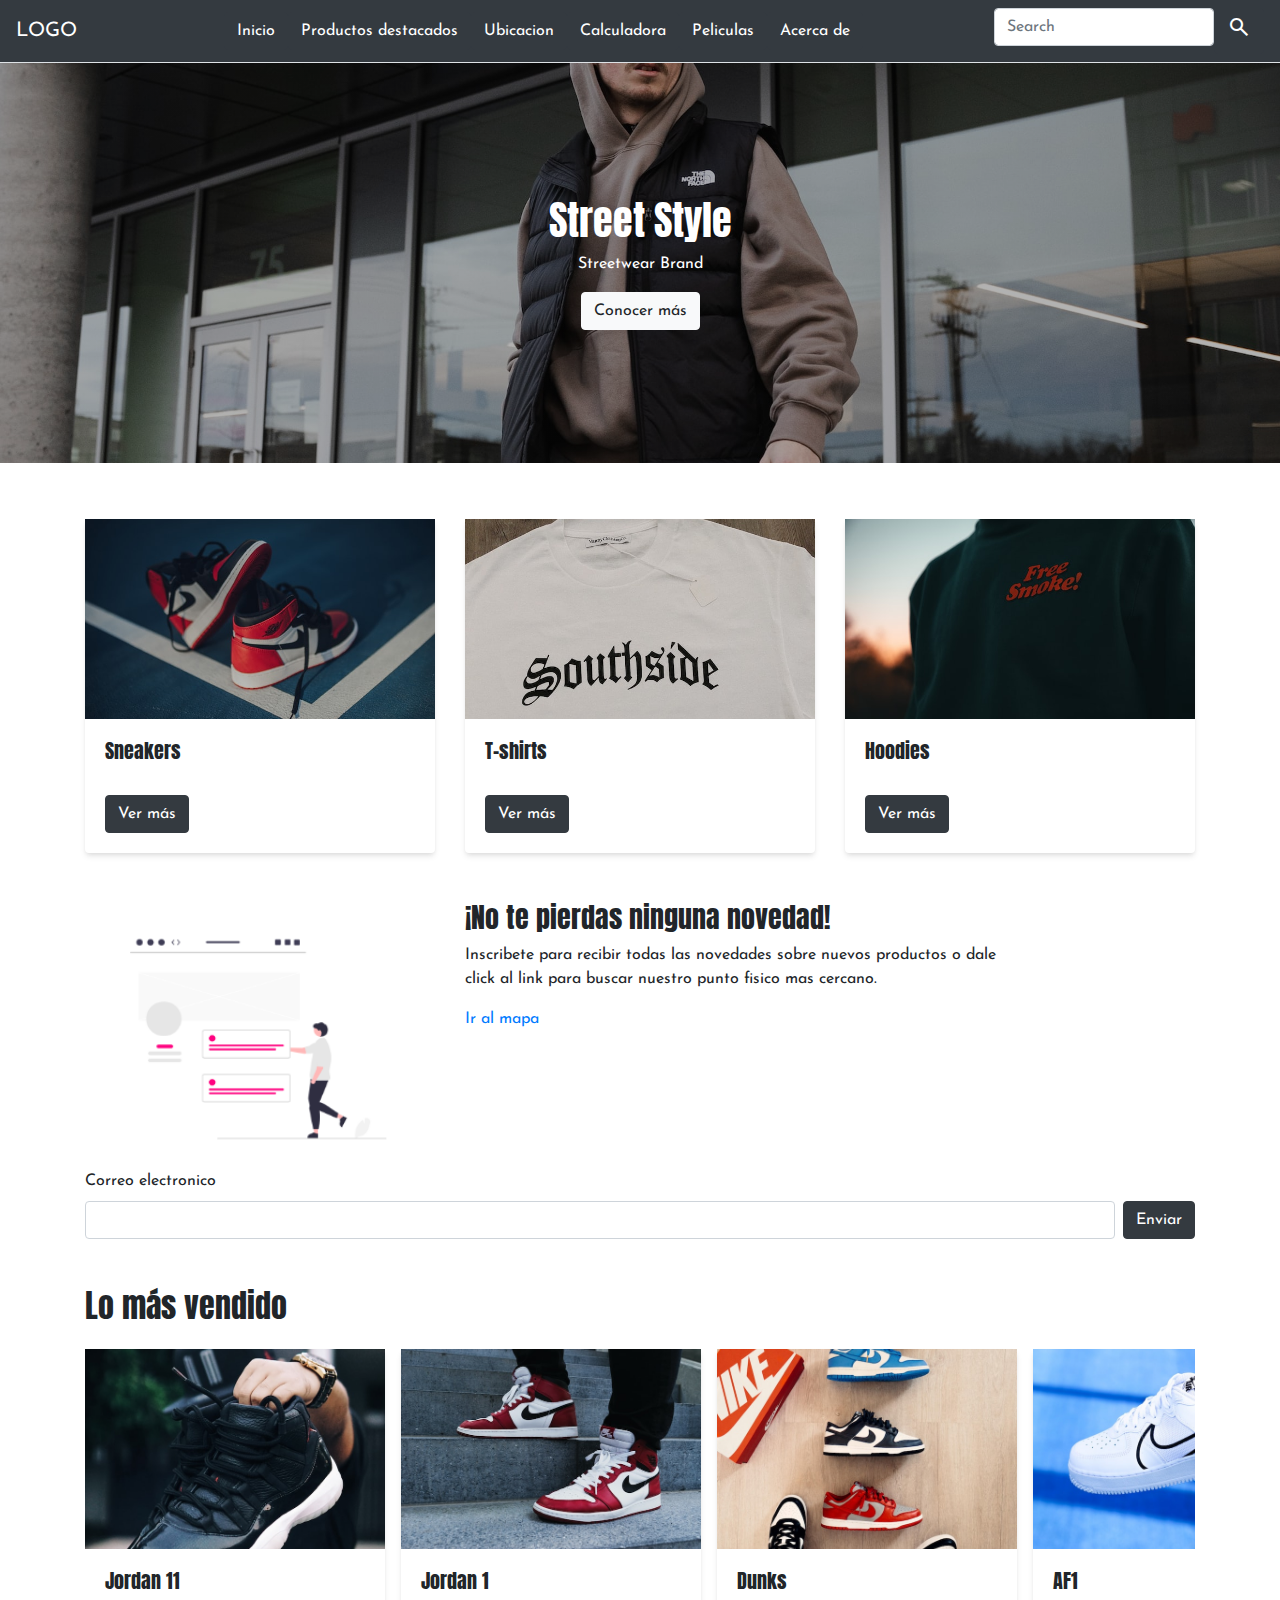
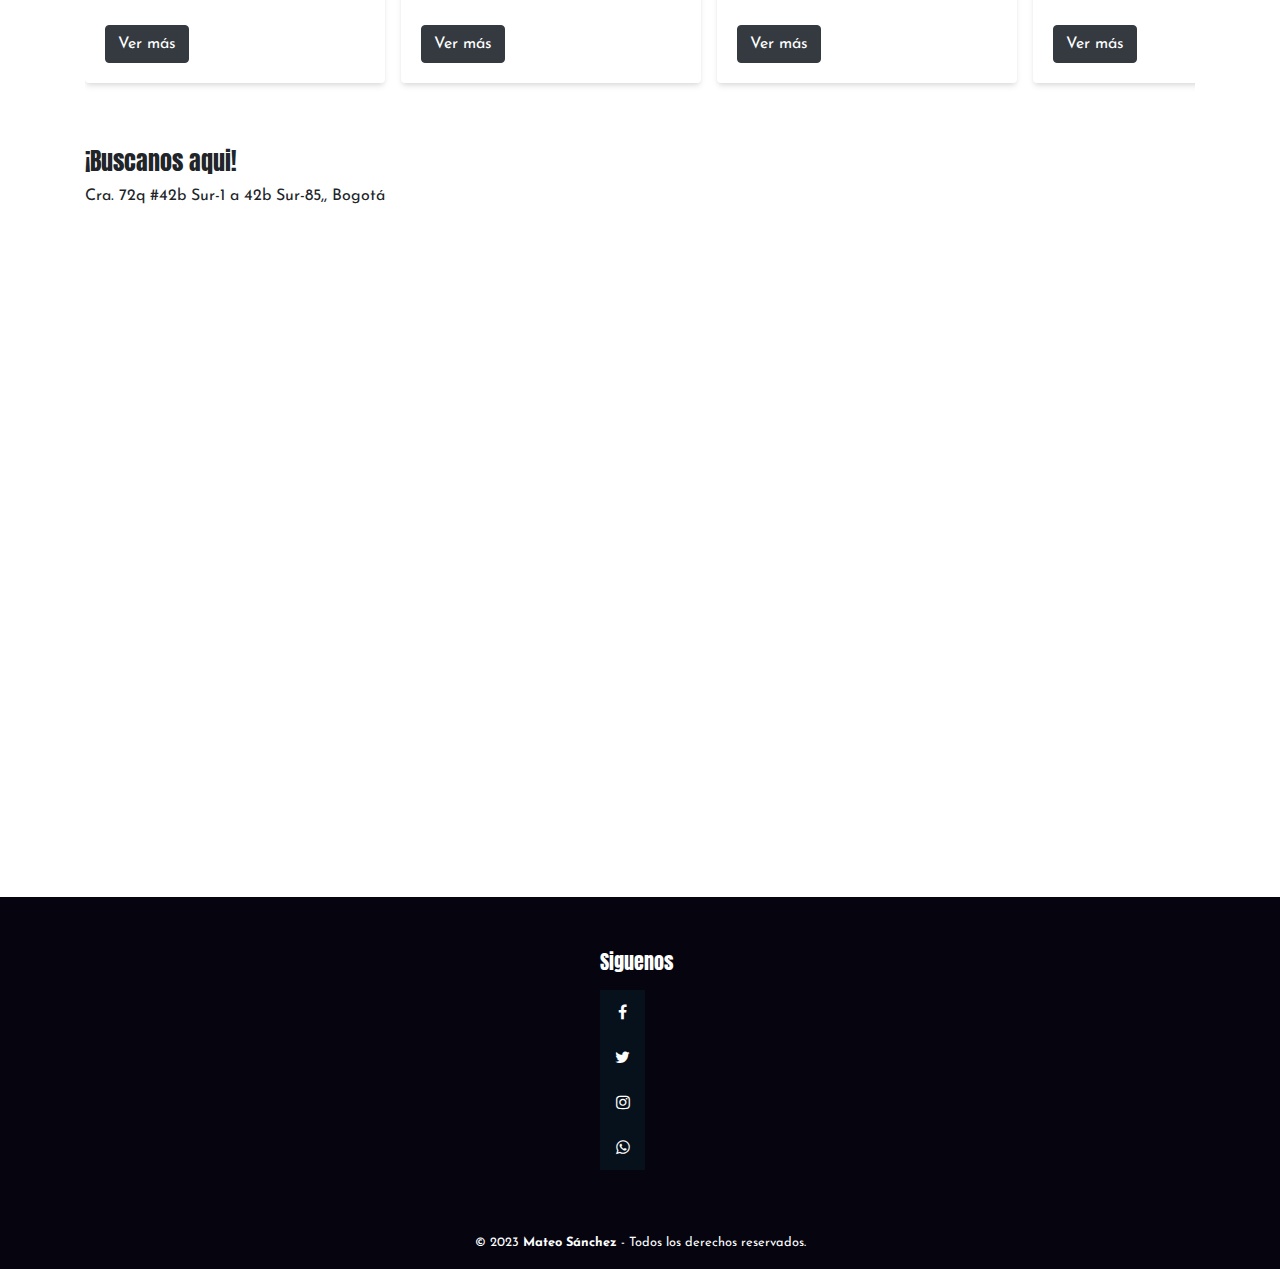
<file: Tienda/index.html>
<!DOCTYPE html>
<html lang="en">
  <head>
    <title>Street Style - Inicio</title>
    <meta charset="utf-8" />
    <meta http-equiv="X-UA-Compatible" content="IE=edge" />
    <meta name="viewport" content="width=device-width,initial-scale=1" />
    <link rel="preconnect" href="https://fonts.googleapis.com" />
    <link rel="preconnect" href="https://fonts.gstatic.com" crossorigin />
    <link
      href="https://fonts.googleapis.com/css2?family=Josefin+Sans:wght@300;600;700&display=swap"
      rel="stylesheet"
    />
    <style>
      @import url("https://fonts.googleapis.com/css2?family=Josefin+Sans:wght@100;500&display=swap");
    </style>

    <link rel="preconnect" href="https://fonts.googleapis.com" />
    <link rel="preconnect" href="https://fonts.gstatic.com" crossorigin />
    <link
      href="https://fonts.googleapis.com/css2?family=Anton&family=Josefin+Sans:wght@100;400&display=swap"
      rel="stylesheet"
    />
    <style>
      @import url("https://fonts.googleapis.com/css2?family=Anton&family=Josefin+Sans:wght@100;400&display=swap");
    </style>

    <link
      rel="stylesheet"
      href="https://cdn.jsdelivr.net/npm/bootstrap@4.3.1/dist/css/bootstrap.min.css"
      integrity="sha384-ggOyR0iXCbMQv3Xipma34MD+dH/1fQ784/j6cY/iJTQUOhcWr7x9JvoRxT2MZw1T"
      crossorigin="anonymous"
    />

    <link rel="stylesheet" href="https://stackpath.bootstrapcdn.com/font-awesome/4.7.0/css/font-awesome.min.css">

    <link rel="stylesheet" href="CSS/style.css" />

    <link rel="stylesheet" href="https://fonts.googleapis.com/css2?family=Material+Symbols+Outlined:opsz,wght,FILL,GRAD@24,400,0,0" />

  </head>
  <body>
    <header>

      <!-- Barra de navegacion -->

      <nav class="navbar bg-dark border-bottom border-body" data-bs-theme="dark">
        <a class="navbar-brand">LOGO</a>

        <ul class="nav">
          <li class="nav-item active">
            <a class="btn btn-dark" href="#">Inicio</a>
          </li>
          <li class="nav-item">
            <a class="btn btn-dark" href="#productos">Productos destacados</a>
          </li>
          <li class="nav-item">
            <a class="btn btn-dark" href="#mapa">Ubicacion</a>
          </li>
          <li class="nav-item">
            <a class="btn btn-dark" href="/Calculadora/Calculadora.html">Calculadora</a>
          </li>
          <li class="nav-item">
            <a class="btn btn-dark" href="/Peliculas/Peliculas.html">Peliculas</a>
          </li>
          <li class="nav-item">
            <a class="btn btn-dark" href="acercaDe.html">Acerca de</a>
          </li>
        </ul>
        <form class="d-flex" role="search">
          <input class="form-control me-2" type="search" placeholder="Search" aria-label="Search">
          <a href="#" class="btn btn-dark"><span class="material-symbols-outlined">
            search
            </span></a>
        </form>
      </nav>

      <div
        class="cover d-flex justify-content-center align-items-center flex-column"
      >
        <h1>Street Style</h1>
        <p>Streetwear Brand</p>
        <button class="btn btn-light" onclick="window.location.href='acercaDe.html';">Conocer más</button>
      </div>
    </header>

    <!-- Cards principales-->
    <section>
      <div class="container mt-5 mb-5">
        <div class="row">
          <div class="col-12 col-sm-6 col-md-4 col-lg-4 mt-2">
            <div class="card">
              <div
                class="cover-small"
                style="
                  background-image: url(imagenes/Retrochicago2.jpg);
                "
              ></div>
              <div class="card-body">
                <h5 class="card-title">Sneakers</h5>
                <p class="card-text"></p>
                <a href="#" class="btn btn-dark">Ver más</a>
              </div>
            </div>
          </div>

          <div class="col-12  col-sm-6 col-md-4 col-lg-4 mt-2">
            <div class="card">
              <div
                class="cover-small"
                style="
                  background-image: url(imagenes/Camiseta.jpg);
                "
              ></div>
              <div class="card-body">
                <h5 class="card-title">T-shirts</h5>
                <p class="card-text"></p>
                <a href="#" class="btn btn-dark">Ver más</a>
              </div>
            </div>
          </div>

          <div class="col-12 col-sm-6 col-md-4 col-lg-4 mt-2">
            <div class="card">
              <div
                class="cover-small"
                style="
                  background-image: url(imagenes/Hoodie.jpg);
                "
              ></div>

              <div class="card-body">
                <h5 class="card-title">Hoodies</h5>
                <p class="card-text"></p>
                <a href="#" class="btn btn-dark">Ver más</a>
              </div>
            </div>
          </div>
        </div>
      </div>
    </section>

    <!-- Seccion de inscribirse-->
    <section>
      <div class="container mt-5 mb-5">
        <div class="row">
          <div class="col-12 col-sm-6 col-md-4 col-lg-4 mt-2">
            <img
              src="imagenes/Novedad.png"
              height="260"
              class="float-left mr-4"
                 />
          </div>

          <div class="col-12 col-sm-6">
            <h3>¡No te pierdas ninguna novedad!</h3>
            <p>
              Inscribete para recibir todas las novedades sobre nuevos productos
              o dale click al link para buscar nuestro punto fisico mas cercano.
            </p>
            <a href="#mapa">Ir al mapa </a>
          </div>
        </div>
        <form action="">
          <label for="email">Correo electronico</label>
          <div class="d-flex">
            <div class="flex-fill mr-2">
              <input type="email" id="email" class="form-control" />
            </div>
            <button type="submit" class="btn btn-dark">Enviar</button>
          </div>
        </form>
      </div>
    </section>
    <section>
      
      <!-- Tira de productos-->
      <div class="container mt-5 mb-5" id="productos">
        <h2>
          Lo más vendido
        </h2>
        <div class="product-stripe">
          <div class="stripe-container">
            <div class="card">
              <div
                class="cover-small"
                style="
                  background-image: url(imagenes/Retro11.jpg);
                "
              ></div>

              <div class="card-body">
                <h5 class="card-title">Jordan 11</h5>
                <p class="card-text"></p>
                <a href="#" class="btn btn-dark">Ver más</a>
              </div>
            </div>
            <div class="card">
              <div
                class="cover-small"
                style="
                  background-image: url(imagenes/RetroChicago.jpg);
                "
              ></div>

              <div class="card-body">
                <h5 class="card-title">Jordan 1</h5>
                <p class="card-text"></p>
                <a href="#" class="btn btn-dark">Ver más</a>
              </div>
            </div>
            <div class="card">
              <div
                class="cover-small"
                style="
                  background-image: url(imagenes/Dunk.jpg);
                "
              ></div>

              <div class="card-body">
                <h5 class="card-title">Dunks</h5>
                <p class="card-text"></p>
                <a href="#" class="btn btn-dark">Ver más</a>
              </div>
            </div>
            <div class="card">
              <div
                class="cover-small"
                style="
                  background-image: url(imagenes/AF1.jpg);
                "
              ></div>

              <div class="card-body">
                <h5 class="card-title">AF1</h5>
                <p class="card-text"></p>
                <a href="#" class="btn btn-dark">Ver más</a>
              </div>
            </div>
            <div class="card">
              <div
                class="cover-small"
                style="
                  background-image: url(imagenes/Yeezy.jpg);
                "
              ></div>

              <div class="card-body">
                <h5 class="card-title">Yeezy</h5>
                <p class="card-text"></p>
                <a href="#" class="btn btn-dark">Ver más</a>
              </div>
            </div>
          </div>
        </div>
      </div>
    </section>

    <!-- Mapa -->
    <section>
      <div class="container mt-5 mb-5" id="mapa">
        <h4>¡Buscanos aqui!</h4>
        <p>Cra. 72q #42b Sur-1 a 42b Sur-85,, Bogotá</p>
        <div class="responsive-iframe">
          <iframe
            src="https://maps.google.com/maps?width=100%25&amp;height=600&amp;hl=es&amp;q=4.608406989402154,%20-74.15285916654663+(Si)&amp;t=&amp;z=19&amp;ie=UTF8&amp;iwloc=B&amp;output=embed"
            width="600"
            height="450"
            style="border: 0"
            allowfullscreen=""
            loading="lazy"
            referrerpolicy="no-referrer-when-downgrade"
          ></iframe>
        </div>
      </div>
    </section>
  </body>

  <!-- Pie de pagina -->

  <footer class="pie">
    <div class = "subpie1">
      <div class = "box">
        <h1 class = "navbar-brand" style="color: white; text-align: center; ">Siguenos</h1>
        <div class = "icono">
          <a href="https://www.facebook.com" target="_blank"  class="fa fa-facebook"></a>
          <a href="https://twitter.com/?lang=es" target="_blank" class="fa fa-twitter"></a>
          <a href="https://www.instagram.com" target="_blank" class="fa fa-instagram"></a>
          <a href="https://web.whatsapp.com" target="_blank" class="fa fa-whatsapp"></a>
        </div>
      </div>
    </div>
    <div class="subpie2">
      <small>&copy; 2023 <b>Mateo Sánchez</b> - Todos los derechos reservados.</small>
    </div>  
  </footer>
</html>
</file>
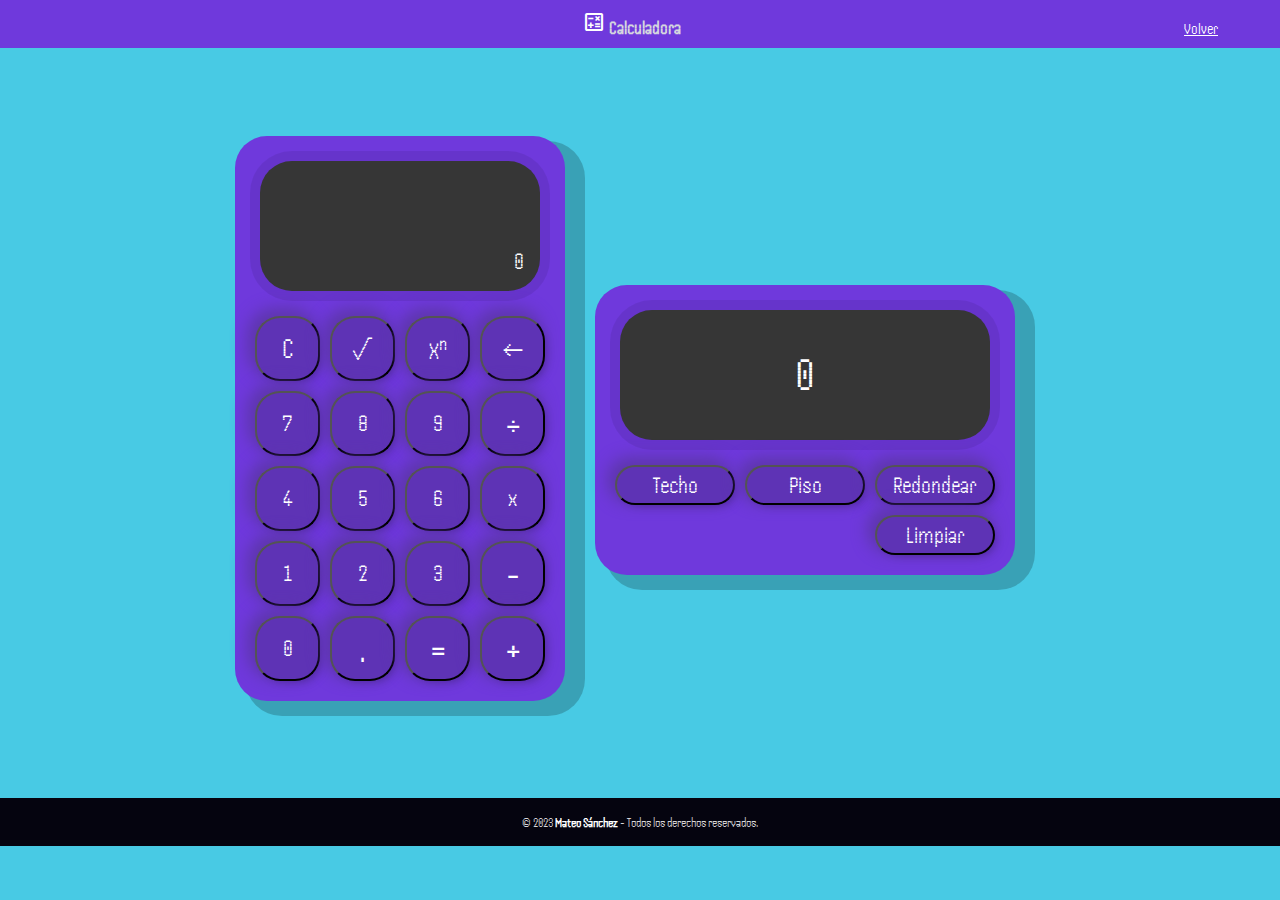
<file: Calculadora/Calculadora.html>
<!DOCTYPE html>
<html lang="en">
<head>
    <meta charset="UTF-8">
    <meta name="viewport" content="width=device-width, initial-scale=1.0">
    <title>Calculadora con JavaScript</title>
    <link href="https://cdn.jsdelivr.net/npm/bootstrap@5.3.1/dist/css/bootstrap.min.css" rel="stylesheet" integrity="sha384-4bw+/aepP/YC94hEpVNVgiZdgIC5+VKNBQNGCHeKRQN+PtmoHDEXuppvnDJzQIu9" crossorigin="anonymous">
    
    <link href="CSS/estilosCalculadora.css" rel="stylesheet"/>
    <link rel="preconnect" href="https://fonts.googleapis.com">
    <link rel="preconnect" href="https://fonts.gstatic.com" crossorigin>
    <link href="https://fonts.googleapis.com/css2?family=Handjet&family=Nunito+Sans:opsz,wght@6..12,200&display=swap" rel="stylesheet">
    <link rel="stylesheet" href="https://fonts.googleapis.com/css2?family=Material+Symbols+Outlined:opsz,wght,FILL,GRAD@40,500,0,200" />

    <script src="/Calculadora/JavaScript/display.js" type="text/javascript"></script>
    <script src="/Calculadora/JavaScript/calculadora.js" type="text/javascript"></script>
    <script src="/Calculadora/JavaScript/index.js" type="text/javascript" defer></script>

</head>
<body>
    <header>
        <div>
            <h3  id="titulo"><span  class="material-symbols-outlined" >
                calculate
                </span> Calculadora</h1>
            <a class="btn btn-outline-light" href="/Tienda/index.html">Volver</a>
        </div>
    </header>

    <div class="container">
        <div class="calculadora">
            <div class="display">
                <div id="valor-anterior"></div>
                <div id="valor-actual">0</div>
            </div>
            <button style="font-size: 1.8em;" onclick="display.borrarTodo()">C</button>
            <button class="operador" value="raiz">&#8730;</button>
            <button class="operador" value="potencia">X<sup>n</sup></button>
            <button style="font-size: 1.8em;" onclick="display.borrar()">&larr;</button>
            <button class="numero">7</button>
            <button class="numero">8</button>
            <button class="numero">9</button>
            <button style="font-size: 2.5em;" class="operador" value="dividir">&#247;</button>
            <button class="numero">4</button>
            <button class="numero">5</button>
            <button class="numero">6</button>
            <button class="operador" value="multiplicar">x</button>
            <button class="numero">1</button>
            <button class="numero">2</button>
            <button class="numero">3</button>
            <button style="font-size: 2.5em;" class="operador" value="restar">-</button>
            <button class="numero">0</button>
            <button style="font-size: 2.5em;" class="numero">.</button>
            <button style="font-size: 2.5em;" class="operador" value="igual">=</button>
            <button style="font-size: 2.5em;" class="operador" value="sumar">+</button>
        </div>

        <div class="extra">
            <div class="display1">
                <div id="valor-redondeo">0</div>
            </div>
            <button onclick="display.techo()">Techo</button>
            <button onclick="display.piso()">Piso</button>
            <button onclick="display.redondeo()">Redondear</button>
            <div></div>
            <div></div>
            <button onclick="display.limpiar()" >Limpiar</button>
        </div>
    </div>
</body>

<footer class="pie">
    <div class="subpie2">
        <small>&copy; 2023 <b>Mateo Sánchez</b> - Todos los derechos reservados.</small>
      </div> 
</footer>
</html>
</file>
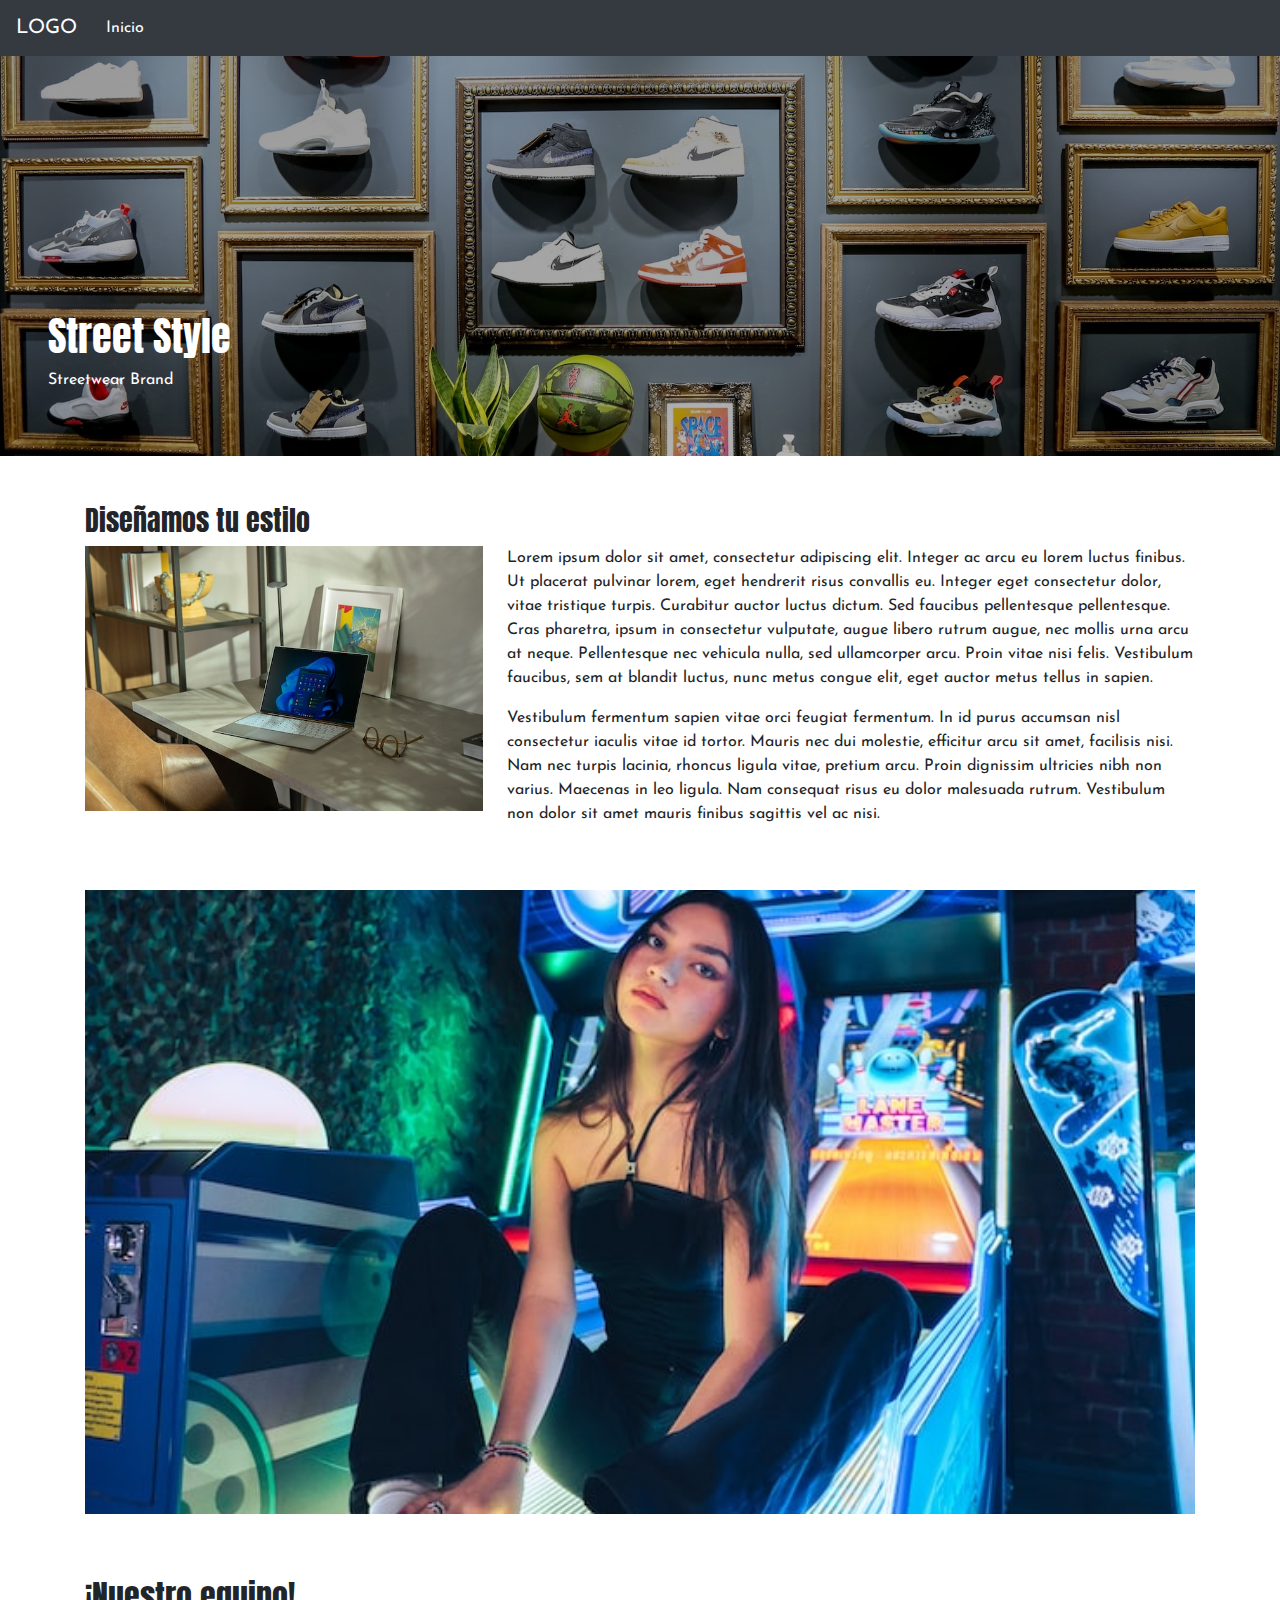
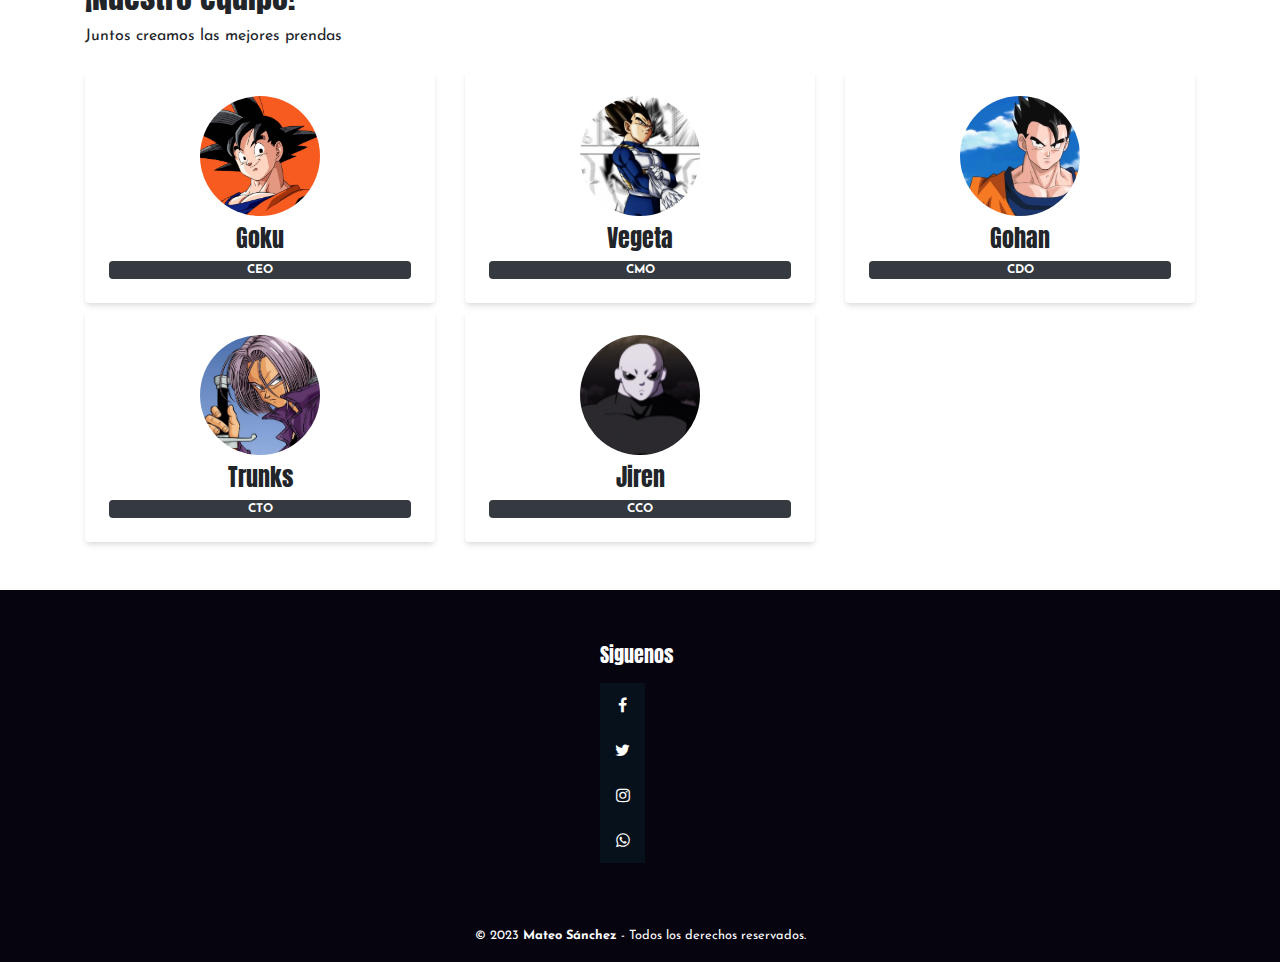
<file: Tienda/acercaDe.html>
<!DOCTYPE html>
<html lang="en">
  <head>
    <title>Street Style - Acerda De</title>
    <meta charset="utf-8" />
    <meta http-equiv="X-UA-Compatible" content="IE=edge" />
    <meta name="viewport" content="width=device-width,initial-scale=1" />
    <link rel="preconnect" href="https://fonts.googleapis.com" />
    <link rel="preconnect" href="https://fonts.gstatic.com" crossorigin />
    <link
      href="https://fonts.googleapis.com/css2?family=Josefin+Sans:wght@300;600;700&display=swap"
      rel="stylesheet"
    />
    <style>
      @import url("https://fonts.googleapis.com/css2?family=Josefin+Sans:wght@100;500&display=swap");
    </style>

    <link rel="preconnect" href="https://fonts.googleapis.com" />
    <link rel="preconnect" href="https://fonts.gstatic.com" crossorigin />
    <link
      href="https://fonts.googleapis.com/css2?family=Anton&family=Josefin+Sans:wght@100;400&display=swap"
      rel="stylesheet"
    />
    <style>
      @import url("https://fonts.googleapis.com/css2?family=Anton&family=Josefin+Sans:wght@100;400&display=swap");
    </style>

    <link
      rel="stylesheet"
      href="https://cdn.jsdelivr.net/npm/bootstrap@4.3.1/dist/css/bootstrap.min.css"
      integrity="sha384-ggOyR0iXCbMQv3Xipma34MD+dH/1fQ784/j6cY/iJTQUOhcWr7x9JvoRxT2MZw1T"
      crossorigin="anonymous"
    />

    <link rel="stylesheet" href="https://stackpath.bootstrapcdn.com/font-awesome/4.7.0/css/font-awesome.min.css">

    <link rel="stylesheet" href="CSS/style.css" />
  </head>
  <body>
    <header>

      <!-- Barra de navegacion -->

      <nav class="navbar navbar-expand-lg navbar-dark bg-dark">
        <a class="navbar-brand">LOGO</a>

        <ul class="nav">
          <li class="nav-item active">
            <a class="btn btn-dark" href="index.html">Inicio</a>
        </ul>
      </nav>
      <div
        class="cover d-flex justify-content-end align-items-start flex-column p-5"
        style="
          background-image: linear-gradient(rgba(0, 0, 0, 0.4), rgba(0, 0, 0, 0.3)
            ),
            url(imagenes/Muro.jpg);
        "
      >
        <h1>Street Style</h1>
        <p>Streetwear Brand</p>
      </div>
    </header>

    <!-- Informacion de la empresa -->

    <section>
      <div class="container mt-5 mb-5">
        <h3>Diseñamos tu estilo</h3>
        <img
          src="imagenes/Portatil.jpg"
          height="265"
          class="float-left mr-4"
        />
        <p>
          Lorem ipsum dolor sit amet, consectetur adipiscing elit. Integer ac
          arcu eu lorem luctus finibus. Ut placerat pulvinar lorem, eget
          hendrerit risus convallis eu. Integer eget consectetur dolor, vitae
          tristique turpis. Curabitur auctor luctus dictum. Sed faucibus
          pellentesque pellentesque. Cras pharetra, ipsum in consectetur
          vulputate, augue libero rutrum augue, nec mollis urna arcu at neque.
          Pellentesque nec vehicula nulla, sed ullamcorper arcu. Proin vitae
          nisi felis. Vestibulum faucibus, sem at blandit luctus, nunc metus
          congue elit, eget auctor metus tellus in sapien.
        </p>
        <p>
          Vestibulum fermentum sapien vitae orci feugiat fermentum. In id purus
          accumsan nisl consectetur iaculis vitae id tortor. Mauris nec dui
          molestie, efficitur arcu sit amet, facilisis nisi. Nam nec turpis
          lacinia, rhoncus ligula vitae, pretium arcu. Proin dignissim ultricies
          nibh non varius. Maecenas in leo ligula. Nam consequat risus eu dolor
          malesuada rutrum. Vestibulum non dolor sit amet mauris finibus
          sagittis vel ac nisi.
        </p>
      </div>
    </section>

    <!-- Marco con desplazamiento -->

    <section>
      <div class="container mt-5 mb-5">
        <div class="slider">
          <div class="slider-container">
            <div
              class="image-container"
              style="
                background-image: url(imagenes/desplazamiento1.jpg);
              "
            ></div>
            <div
              class="image-container"
              style="
                background-image: url(imagenes/desplazamiento2.jpg);
              "
            ></div>
            <div
              class="image-container"
              style="
                background-image: url(imagenes/desplazamiento3.jpg);
              "
            ></div>
            <div
              class="image-container"
              style="
                background-image: url(imagenes/desplazamiento4.jpg);
              "
            ></div>
          </div>
        </div>
      </div>
    </section>

    <!-- Seccion de el equipo -->

    <section>
      <div class="container mt-5 mb-5">
        <h2>¡Nuestro equipo!</h2>
        <p>Juntos creamos las mejores prendas</p>
        <div class="row">
          <div class="col-12 col-sm-6 col-md-4 mt-2">

            <div class="card p-4 text-center">
              <div class="avatar rounded-circle" style="background-image:url(imagenes/Goku.jpg)">
                
              </div>
              <h4 class="mt-2">
                Goku
              </h4>
              <span class="badge badge-dark">CEO</span>
            </div>
          </div>

          <div class="col-12 col-sm-6 col-md-4 mt-2">
            <div class="card p-4 text-center">
              <div class="avatar rounded-circle" style="background-image:url(imagenes/Vegeta.jpg)">
                
              </div>
              <h4 class="mt-2">
                Vegeta
              </h4>
              <span class="badge badge-dark">CMO</span>
            </div>
          </div>

          <div class="col-12 col-sm-6 col-md-4 mt-2">
            <div class="card p-4 text-center">
              <div class="avatar rounded-circle" style="background-image:url(imagenes/Gohan.jpg)">
                
              </div>
              <h4 class="mt-2">
                Gohan
              </h4>
              <span class="badge badge-dark">CDO</span>
            </div>
          </div>

          <div class="col-12 col-sm-6 col-md-4 mt-2">
            <div class="card p-4 text-center">
              <div class="avatar rounded-circle" style="background-image:url(imagenes/Trunks.jpg)">
                
              </div>
              <h4 class="mt-2">
                Trunks
              </h4>
              <span class="badge badge-dark">CTO</span>
            </div>
          </div>

          <div class="col-12 col-sm-6 col-md-4 mt-2">
            <div class="card p-4 text-center">
              <div class="avatar rounded-circle" style="background-image:url(imagenes/Jiren.jpg)">
                
              </div>
              <h4 class="mt-2">
                Jiren
              </h4>
              <span class="badge badge-dark">CCO</span>
            </div>
          </div>

        </div>
      </div>
    </section>
  </body>

  <!-- Pie de pagina -->

  <footer class="pie">
    <div class = "subpie1">
      <div class = "box">
        <h1 class = "navbar-brand" style="color: white; text-align: center;">Siguenos</h1>
        <div class = "icono">
          <a href="https://www.facebook.com" target="_blank"  class="fa fa-facebook"></a>
          <a href="https://twitter.com/?lang=es" target="_blank" class="fa fa-twitter"></a>
          <a href="https://www.instagram.com" target="_blank" class="fa fa-instagram"></a>
          <a href="https://web.whatsapp.com" target="_blank" class="fa fa-whatsapp"></a>
        </div>
      </div>
    </div>
    <div class="subpie2">
      <small>&copy; 2023 <b>Mateo Sánchez</b> - Todos los derechos reservados.</small>
    </div>  
  </footer>  

</html>
</file>
<file: Tienda/CSS/style.css>
body, footer {
    margin: 0em;
    font-family: "Josefin Sans", sans-serif;
  }
  
  h1,h2,h3,h4, h5 {
    font-family: "Anton", sans-serif;
  }
  
  .navbar {
    color: white;
  }
  
  .cover {
    height: 400px;
    color: white;
    background-position: center;
    background-size: cover;
    background-image: linear-gradient(rgba(0, 0, 0, 0.3), rgba(0, 0, 0, 0.3)), url(/Tienda/imagenes/Inicio.jpg);
  }
  
  .card {
    border: 0 !important;
    box-shadow: 0 4px 6px -1px rgba(0, 0, 0, 0.1),
      0 2px 4px -1px rgba(0, 0, 0, 0.06);
  }
  
  .cover-small {
    height: 200px;
    background-position: center;
    background-size: cover;
  }
  
  .card-title {
    min-height: 2.5rem;
  }
  
  .product-stripe,
  .slider {
    overflow-x: scroll;
    padding-top: 1rem;
    padding-bottom: 1rem;
  }
  
  .stripe-container,
  .slider-container {
    display: flex;
    flex-direction: row;
  }
  
  .stripe-container .card {
    width: 300px;
    flex-shrink: 0;
    margin-right: 1rem;
  }
  
  .responsive-iframe {
    position: relative;
    padding-top: 56.25%;
  }
  
  .responsive-iframe iframe {
    position: absolute;
    top: 0;
    left: 0;
    width: 100%;
    height: 100%;
  }
  
  .slider {
    overflow-x: hidden;
  }
  
  .slider-container {
    transform: translateX(0);
    animation: slider 10s infinite;
  }
  
  .image-container {
    width: 100%;
    padding-top: 56.25%;
    background-size: cover;
    background-position: center;
    flex-shrink: 0;
  }
  
  .avatar{
    width:120px;
    height:120px;
    background-size: cover;
    background-position: center;
    margin:0 auto;
  }

  .pie {
    width: 100%;
    background-color: rgb(5, 4, 15);
  }

  .pie .subpie1{
    width: 100%;
    margin: auto;
    grid-template-columns: repeat(3, 1fr);
    grid-gap: 50px;
    padding: 45px 600px;
  }

  .pie .subpie1 .icono a{
    display: inline-block;
    text-decoration: none;
    width: 45px;
    height: 45px;
    line-height: 45px;
    color: #fff;
    margin-right: 10px;
    background-color: #07111b;
    text-align: center;
    transition: all 300ms ease;
  }

  .pie .subpie2{
    background-color: rgb(5, 4, 15);
    padding: 15px 10px;
    text-align: center;
    color: #fff;
  }

  @keyframes slider {
    0% {
      transform: translateX(0%);
    }
    20% {
      transform: translateX(0%);
    }
    25% {
      transform: translateX(-100%);
    }
    45% {
      transform: translateX(-100%);
    }
    50% {
      transform: translateX(-200%);
    }
    70% {
      transform: translateX(-200%);
    }
    75% {
      transform: translateX(-300%);
    }
    95% {
      transform: translateX(-300%);
    }
    100% {
      transform: translateX(0%);
    }
  }
</file>
<file: Calculadora/CSS/estilosCalculadora.css>
* {
    font-family: 'Handjet', cursive;
    color: #fff;
}

header {
    background-color: #6F39DC;
    color: white;
    text-align: center;
    padding: 10px;
    width: 100%;
}

body {
    margin: 0;
    background-color: #48cae4;
}

h3 {
    display: inline;
    padding-right: 1200px;
}

#titulo {
    display: inline;
    padding-right: 500px;
    padding-left: 500px;
    padding-top: 100px;
    color: #d6d8de;
    text-align: center;
}

.container {
    display: flex;
    justify-content: center;
    align-items: center;
    height: 80vh;
    margin-top: 22px;
}

.calculadora {
    display: grid;
    grid-template-columns: repeat(4, 75px);
    grid-template-rows: 160px repeat(5, 75px);
    background-color: #6F39DC;
    padding: 15px;
    border-radius: 32px;
    box-shadow: 15px 10px 0px 5px #00000033;
    margin-bottom: 23px;
}

.extra {
    display: grid;
    grid-template-columns: repeat(3, 130px);
    grid-template-rows: 160px repeat(2, 50px);
    background-color: #6F39DC;
    padding: 15px;
    border-radius: 32px;
    box-shadow: 15px 10px 0px 5px #00000033;
    margin: 30px;
}

button {
    cursor: pointer;
    margin: 5px;
    padding: 0;
    border-radius: 25px;
    font-size: 1.5em;
    background-color: #5E33B5;
    box-shadow: 5px 5px 10px -5px #00000040,-5px -5px 15px 3px #5E36AD ;
}


button:active {
    background-color: #472788;
}

button:focus{
    outline: none;
}

.col-2 {
    grid-column: span 2;
}

.display {
    grid-column: 1 / -1;
    padding: 16px;
    background-color: #363636;
    margin: 10px 10px 20px;
    display: flex;
    flex-direction: column;
    align-items: flex-end;
    border-radius: 32px;
    text-align: right;
    justify-content: space-between;
    word-break: break-all;
    box-shadow: 0px 0px 0px 10px #00000013;
    overflow:hidden;
}

.display1 {
    grid-column: 1 / -1;
    padding: 38px;
    background-color: #363636;
    margin: 10px 10px 20px;
    display: flex;
    flex-direction: column;
    align-items: center;
    border-radius: 32px;
    text-align: right;
    box-shadow: 0px 0px 0px 10px #00000013;
    overflow:hidden;
}

#valor-actual {
    font-size: 1.5em;
}

#valor-anterior {
    font-size: 2em;
}

#valor-redondeo {
    font-size: 3em;
}

.pie .subpie2{
    background-color: rgb(5, 4, 15);
    margin-top: 8px;
    padding: 15px;
    text-align: center;
    color: #fff;
  }
</file>
